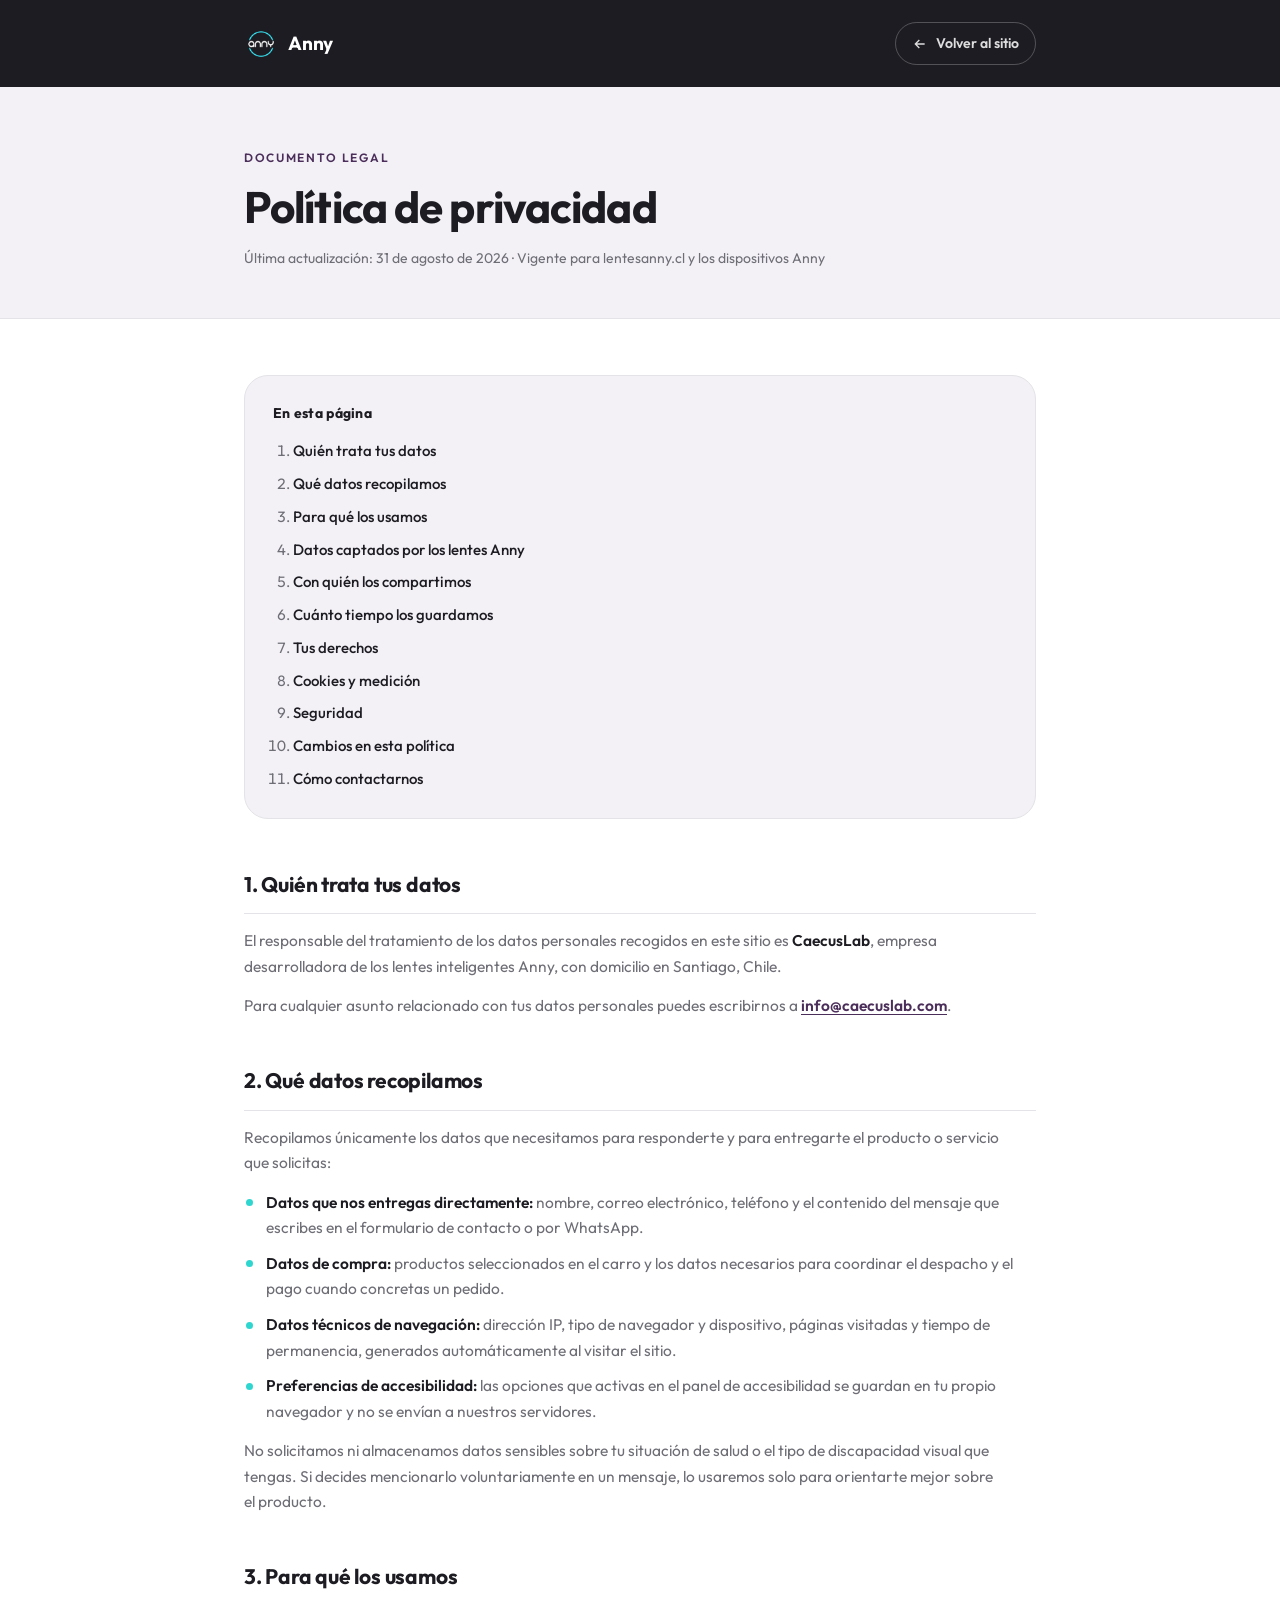
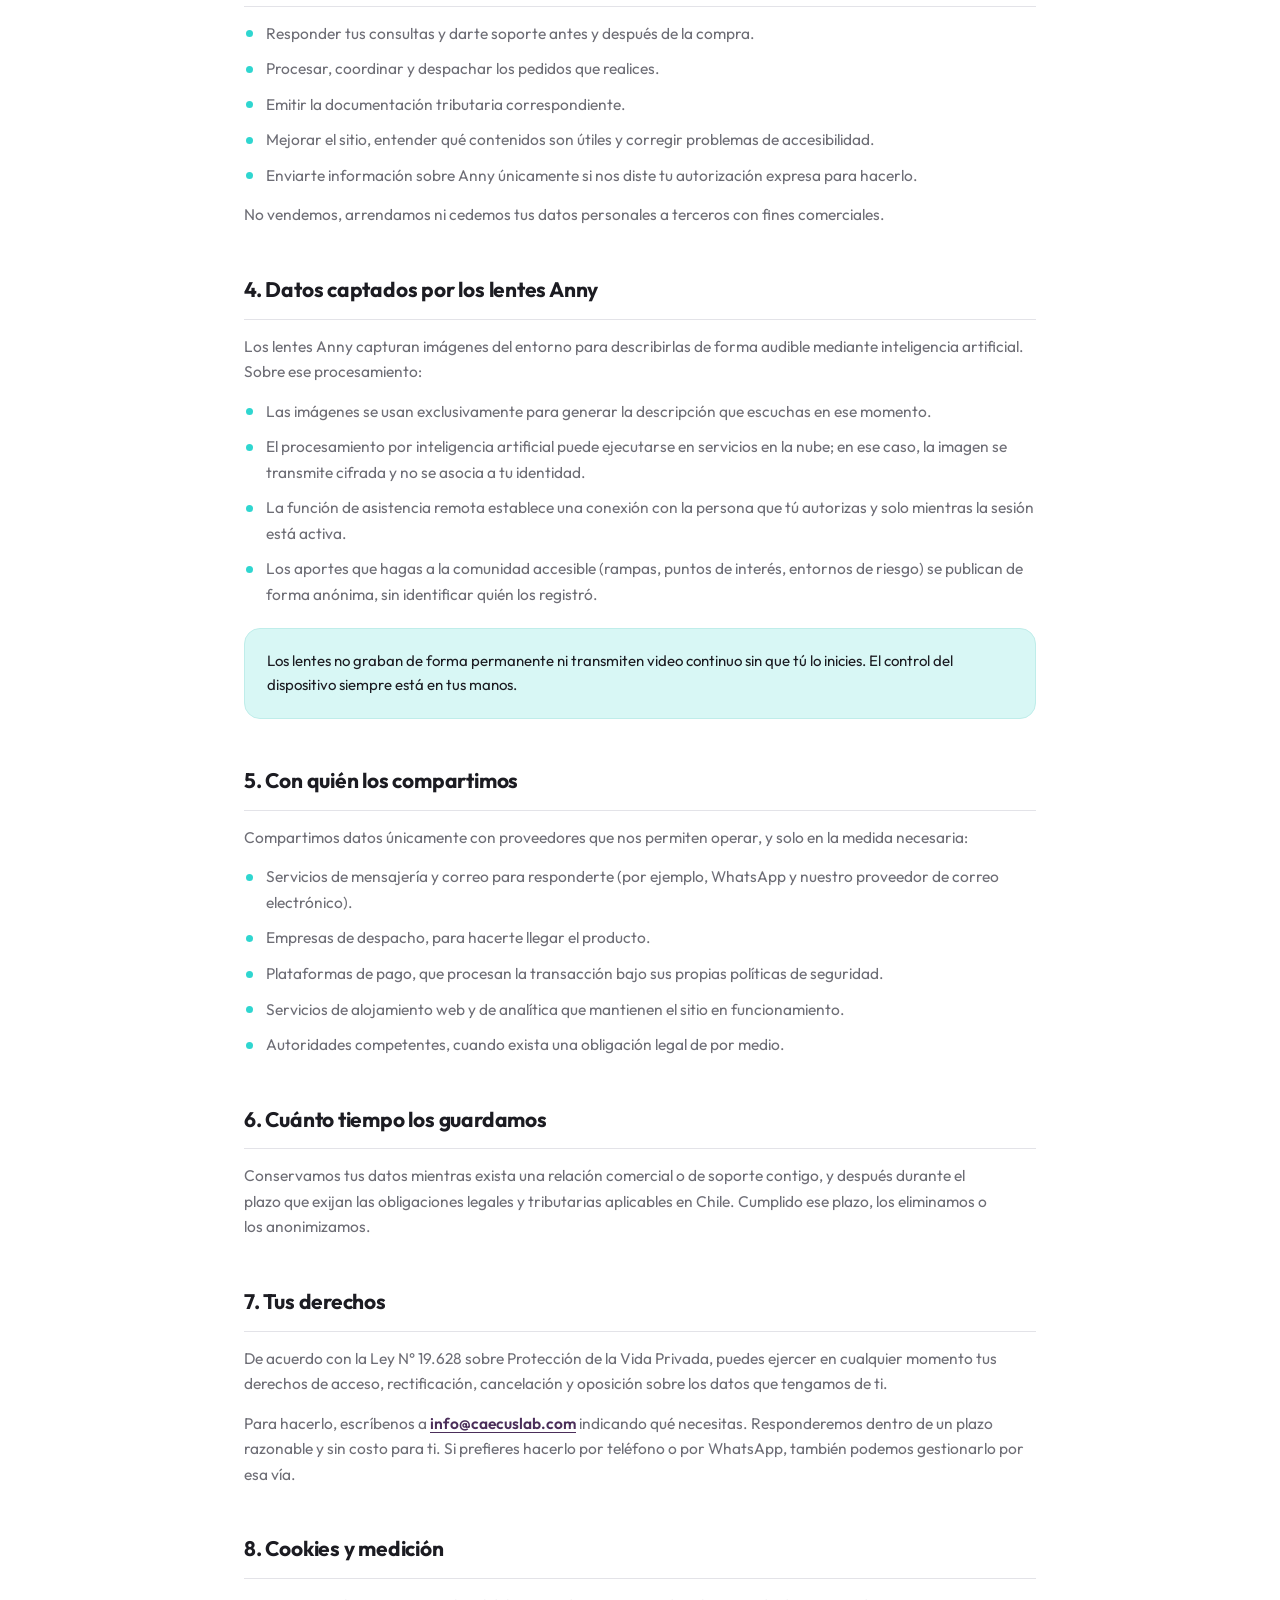
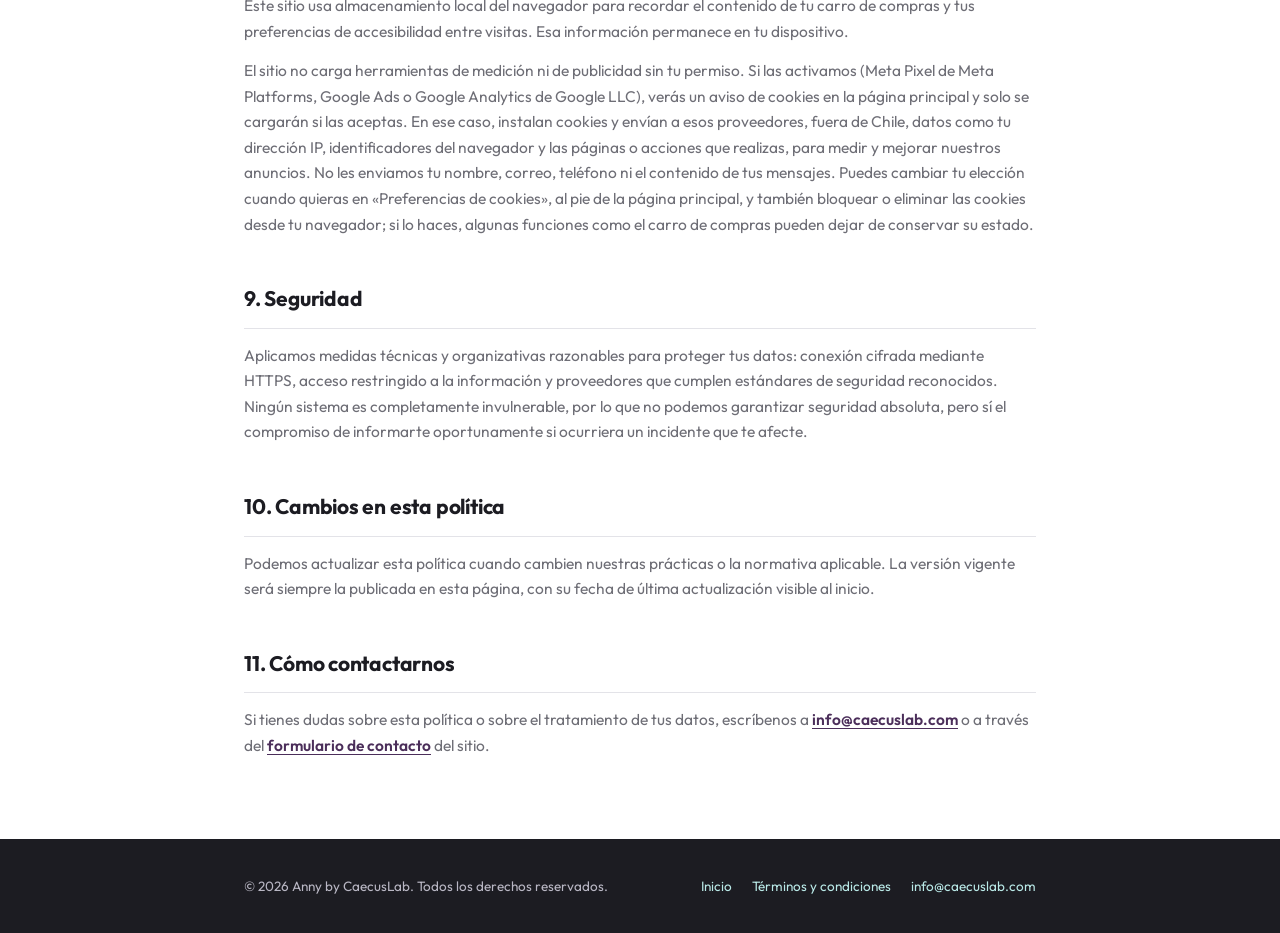
<file: privacidad.html>
<!DOCTYPE html>
<html lang="es">
<head>
<meta charset="UTF-8">
<meta name="viewport" content="width=device-width, initial-scale=1.0">
<title>Política de privacidad — Anny by CaecusLab</title>
<meta name="description" content="Cómo CaecusLab recopila, usa y protege los datos personales de quienes visitan lentesanny.cl y usan los lentes inteligentes Anny.">
<meta name="robots" content="index, follow">
<link rel="canonical" href="https://lentesanny.cl/privacidad.html">
<meta property="og:type" content="article">
<meta property="og:title" content="Política de privacidad — Anny by CaecusLab">
<meta property="og:description" content="Cómo CaecusLab recopila, usa y protege tus datos personales.">
<meta property="og:url" content="https://lentesanny.cl/privacidad.html">
<meta property="og:locale" content="es_CL">
<meta property="og:site_name" content="Anny by CaecusLab">
<meta property="og:image" content="https://lentesanny.cl/assets/img/og-anny.jpg">
<meta property="og:image:width" content="1200">
<meta property="og:image:height" content="630">
<meta property="og:image:alt" content="Lentes inteligentes Anny sobre fondo violeta, con el texto Autonomía al alcance">
<meta name="twitter:card" content="summary_large_image">
<meta name="twitter:image" content="https://lentesanny.cl/assets/img/og-anny.jpg">
<meta name="theme-color" content="#1C1C22">
<link rel="icon" type="image/png" href="assets/img/anny_logotipo.png">
<style id="local-fonts">
/* Tipografías alojadas en el sitio (Fontsource, licencia OFL) */
@font-face{font-family:"Outfit";font-style:normal;font-weight:300;font-display:swap;src:url(assets/fonts/outfit-latin-300-normal.woff2) format("woff2")}
@font-face{font-family:"Outfit";font-style:normal;font-weight:400;font-display:swap;src:url(assets/fonts/outfit-latin-400-normal.woff2) format("woff2")}
@font-face{font-family:"Outfit";font-style:normal;font-weight:500;font-display:swap;src:url(assets/fonts/outfit-latin-500-normal.woff2) format("woff2")}
@font-face{font-family:"Outfit";font-style:normal;font-weight:600;font-display:swap;src:url(assets/fonts/outfit-latin-600-normal.woff2) format("woff2")}
@font-face{font-family:"Outfit";font-style:normal;font-weight:700;font-display:swap;src:url(assets/fonts/outfit-latin-700-normal.woff2) format("woff2")}
@font-face{font-family:"Outfit";font-style:normal;font-weight:800;font-display:swap;src:url(assets/fonts/outfit-latin-800-normal.woff2) format("woff2")}
</style>
<link rel="stylesheet" href="assets/css/legal.css">
</head>
<body>

<a class="skip-link" href="#contenido">Saltar al contenido</a>

<header class="legal-header">
  <div class="container">
    <a class="legal-brand" href="index.html">
      <img src="assets/img/anny_logotipo.png" alt="Logotipo de Anny">
      Anny
    </a>
    <a class="legal-back" href="index.html">
      <svg viewBox="0 0 24 24" fill="none" stroke="currentColor" stroke-width="2" aria-hidden="true"><path d="M19 12H5M11 6l-6 6 6 6"/></svg>
      Volver al sitio
    </a>
  </div>
</header>

<div class="legal-hero">
  <div class="container">
    <span class="legal-eyebrow">Documento legal</span>
    <h1>Política de privacidad</h1>
    <p class="legal-meta">Última actualización: 31 de agosto de 2026 · Vigente para lentesanny.cl y los dispositivos Anny</p>
  </div>
</div>

<main id="contenido" class="legal-body">
  <div class="container">

    <nav class="legal-toc" aria-label="Contenidos de la política">
      <h2>En esta página</h2>
      <ol>
        <li><a href="#responsable">Quién trata tus datos</a></li>
        <li><a href="#datos">Qué datos recopilamos</a></li>
        <li><a href="#finalidad">Para qué los usamos</a></li>
        <li><a href="#dispositivo">Datos captados por los lentes Anny</a></li>
        <li><a href="#terceros">Con quién los compartimos</a></li>
        <li><a href="#conservacion">Cuánto tiempo los guardamos</a></li>
        <li><a href="#derechos">Tus derechos</a></li>
        <li><a href="#cookies">Cookies y medición</a></li>
        <li><a href="#seguridad">Seguridad</a></li>
        <li><a href="#cambios">Cambios en esta política</a></li>
        <li><a href="#contacto-legal">Cómo contactarnos</a></li>
      </ol>
    </nav>

    <section id="responsable">
      <h2>1. Quién trata tus datos</h2>
      <p>El responsable del tratamiento de los datos personales recogidos en este sitio es <strong>CaecusLab</strong>, empresa desarrolladora de los lentes inteligentes Anny, con domicilio en Santiago, Chile.</p>
      <p>Para cualquier asunto relacionado con tus datos personales puedes escribirnos a <a href="mailto:info@caecuslab.com">info@caecuslab.com</a>.</p>
    </section>

    <section id="datos">
      <h2>2. Qué datos recopilamos</h2>
      <p>Recopilamos únicamente los datos que necesitamos para responderte y para entregarte el producto o servicio que solicitas:</p>
      <ul>
        <li><strong>Datos que nos entregas directamente:</strong> nombre, correo electrónico, teléfono y el contenido del mensaje que escribes en el formulario de contacto o por WhatsApp.</li>
        <li><strong>Datos de compra:</strong> productos seleccionados en el carro y los datos necesarios para coordinar el despacho y el pago cuando concretas un pedido.</li>
        <li><strong>Datos técnicos de navegación:</strong> dirección IP, tipo de navegador y dispositivo, páginas visitadas y tiempo de permanencia, generados automáticamente al visitar el sitio.</li>
        <li><strong>Preferencias de accesibilidad:</strong> las opciones que activas en el panel de accesibilidad se guardan en tu propio navegador y no se envían a nuestros servidores.</li>
      </ul>
      <p>No solicitamos ni almacenamos datos sensibles sobre tu situación de salud o el tipo de discapacidad visual que tengas. Si decides mencionarlo voluntariamente en un mensaje, lo usaremos solo para orientarte mejor sobre el producto.</p>
    </section>

    <section id="finalidad">
      <h2>3. Para qué los usamos</h2>
      <ul>
        <li>Responder tus consultas y darte soporte antes y después de la compra.</li>
        <li>Procesar, coordinar y despachar los pedidos que realices.</li>
        <li>Emitir la documentación tributaria correspondiente.</li>
        <li>Mejorar el sitio, entender qué contenidos son útiles y corregir problemas de accesibilidad.</li>
        <li>Enviarte información sobre Anny únicamente si nos diste tu autorización expresa para hacerlo.</li>
      </ul>
      <p>No vendemos, arrendamos ni cedemos tus datos personales a terceros con fines comerciales.</p>
    </section>

    <section id="dispositivo">
      <h2>4. Datos captados por los lentes Anny</h2>
      <p>Los lentes Anny capturan imágenes del entorno para describirlas de forma audible mediante inteligencia artificial. Sobre ese procesamiento:</p>
      <ul>
        <li>Las imágenes se usan exclusivamente para generar la descripción que escuchas en ese momento.</li>
        <li>El procesamiento por inteligencia artificial puede ejecutarse en servicios en la nube; en ese caso, la imagen se transmite cifrada y no se asocia a tu identidad.</li>
        <li>La función de asistencia remota establece una conexión con la persona que tú autorizas y solo mientras la sesión está activa.</li>
        <li>Los aportes que hagas a la comunidad accesible (rampas, puntos de interés, entornos de riesgo) se publican de forma anónima, sin identificar quién los registró.</li>
      </ul>
      <div class="legal-callout">
        <p>Los lentes no graban de forma permanente ni transmiten video continuo sin que tú lo inicies. El control del dispositivo siempre está en tus manos.</p>
      </div>
    </section>

    <section id="terceros">
      <h2>5. Con quién los compartimos</h2>
      <p>Compartimos datos únicamente con proveedores que nos permiten operar, y solo en la medida necesaria:</p>
      <ul>
        <li>Servicios de mensajería y correo para responderte (por ejemplo, WhatsApp y nuestro proveedor de correo electrónico).</li>
        <li>Empresas de despacho, para hacerte llegar el producto.</li>
        <li>Plataformas de pago, que procesan la transacción bajo sus propias políticas de seguridad.</li>
        <li>Servicios de alojamiento web y de analítica que mantienen el sitio en funcionamiento.</li>
        <li>Autoridades competentes, cuando exista una obligación legal de por medio.</li>
      </ul>
    </section>

    <section id="conservacion">
      <h2>6. Cuánto tiempo los guardamos</h2>
      <p>Conservamos tus datos mientras exista una relación comercial o de soporte contigo, y después durante el plazo que exijan las obligaciones legales y tributarias aplicables en Chile. Cumplido ese plazo, los eliminamos o los anonimizamos.</p>
    </section>

    <section id="derechos">
      <h2>7. Tus derechos</h2>
      <p>De acuerdo con la Ley N° 19.628 sobre Protección de la Vida Privada, puedes ejercer en cualquier momento tus derechos de acceso, rectificación, cancelación y oposición sobre los datos que tengamos de ti.</p>
      <p>Para hacerlo, escríbenos a <a href="mailto:info@caecuslab.com">info@caecuslab.com</a> indicando qué necesitas. Responderemos dentro de un plazo razonable y sin costo para ti. Si prefieres hacerlo por teléfono o por WhatsApp, también podemos gestionarlo por esa vía.</p>
    </section>

    <section id="cookies">
      <h2>8. Cookies y medición</h2>
      <p>Este sitio usa almacenamiento local del navegador para recordar el contenido de tu carro de compras y tus preferencias de accesibilidad entre visitas. Esa información permanece en tu dispositivo.</p>
      <p>El sitio no carga herramientas de medición ni de publicidad sin tu permiso. Si las activamos (Meta Pixel de Meta Platforms, Google Ads o Google Analytics de Google LLC), verás un aviso de cookies en la página principal y solo se cargarán si las aceptas. En ese caso, instalan cookies y envían a esos proveedores, fuera de Chile, datos como tu dirección IP, identificadores del navegador y las páginas o acciones que realizas, para medir y mejorar nuestros anuncios. No les enviamos tu nombre, correo, teléfono ni el contenido de tus mensajes. Puedes cambiar tu elección cuando quieras en «Preferencias de cookies», al pie de la página principal, y también bloquear o eliminar las cookies desde tu navegador; si lo haces, algunas funciones como el carro de compras pueden dejar de conservar su estado.</p>
    </section>

    <section id="seguridad">
      <h2>9. Seguridad</h2>
      <p>Aplicamos medidas técnicas y organizativas razonables para proteger tus datos: conexión cifrada mediante HTTPS, acceso restringido a la información y proveedores que cumplen estándares de seguridad reconocidos. Ningún sistema es completamente invulnerable, por lo que no podemos garantizar seguridad absoluta, pero sí el compromiso de informarte oportunamente si ocurriera un incidente que te afecte.</p>
    </section>

    <section id="cambios">
      <h2>10. Cambios en esta política</h2>
      <p>Podemos actualizar esta política cuando cambien nuestras prácticas o la normativa aplicable. La versión vigente será siempre la publicada en esta página, con su fecha de última actualización visible al inicio.</p>
    </section>

    <section id="contacto-legal">
      <h2>11. Cómo contactarnos</h2>
      <p>Si tienes dudas sobre esta política o sobre el tratamiento de tus datos, escríbenos a <a href="mailto:info@caecuslab.com">info@caecuslab.com</a> o a través del <a href="index.html#contacto">formulario de contacto</a> del sitio.</p>
    </section>

  </div>
</main>

<footer class="legal-footer">
  <div class="container">
    <span>© 2026 Anny by CaecusLab. Todos los derechos reservados.</span>
    <nav aria-label="Enlaces legales">
      <a href="index.html">Inicio</a>
      <a href="terminos.html">Términos y condiciones</a>
      <a href="mailto:info@caecuslab.com">info@caecuslab.com</a>
    </nav>
  </div>
</footer>

</body>
</html>
</file>
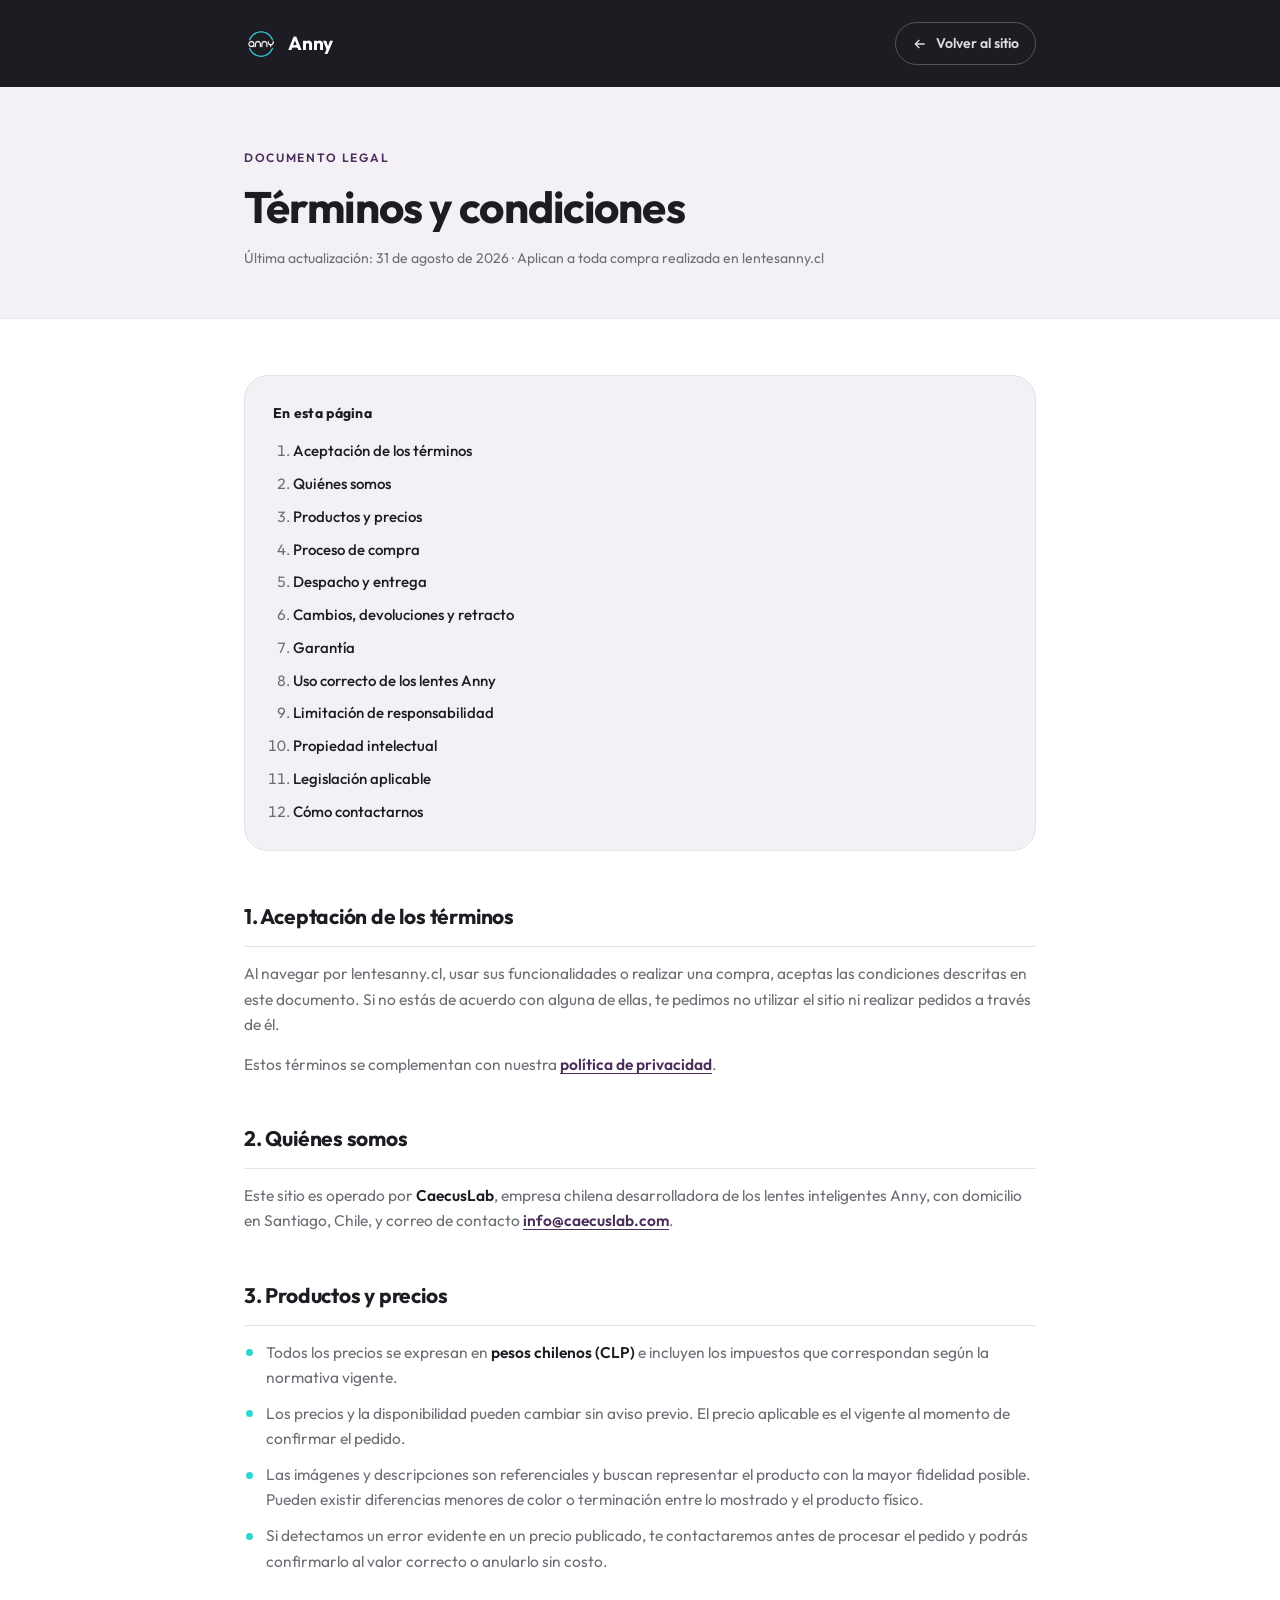
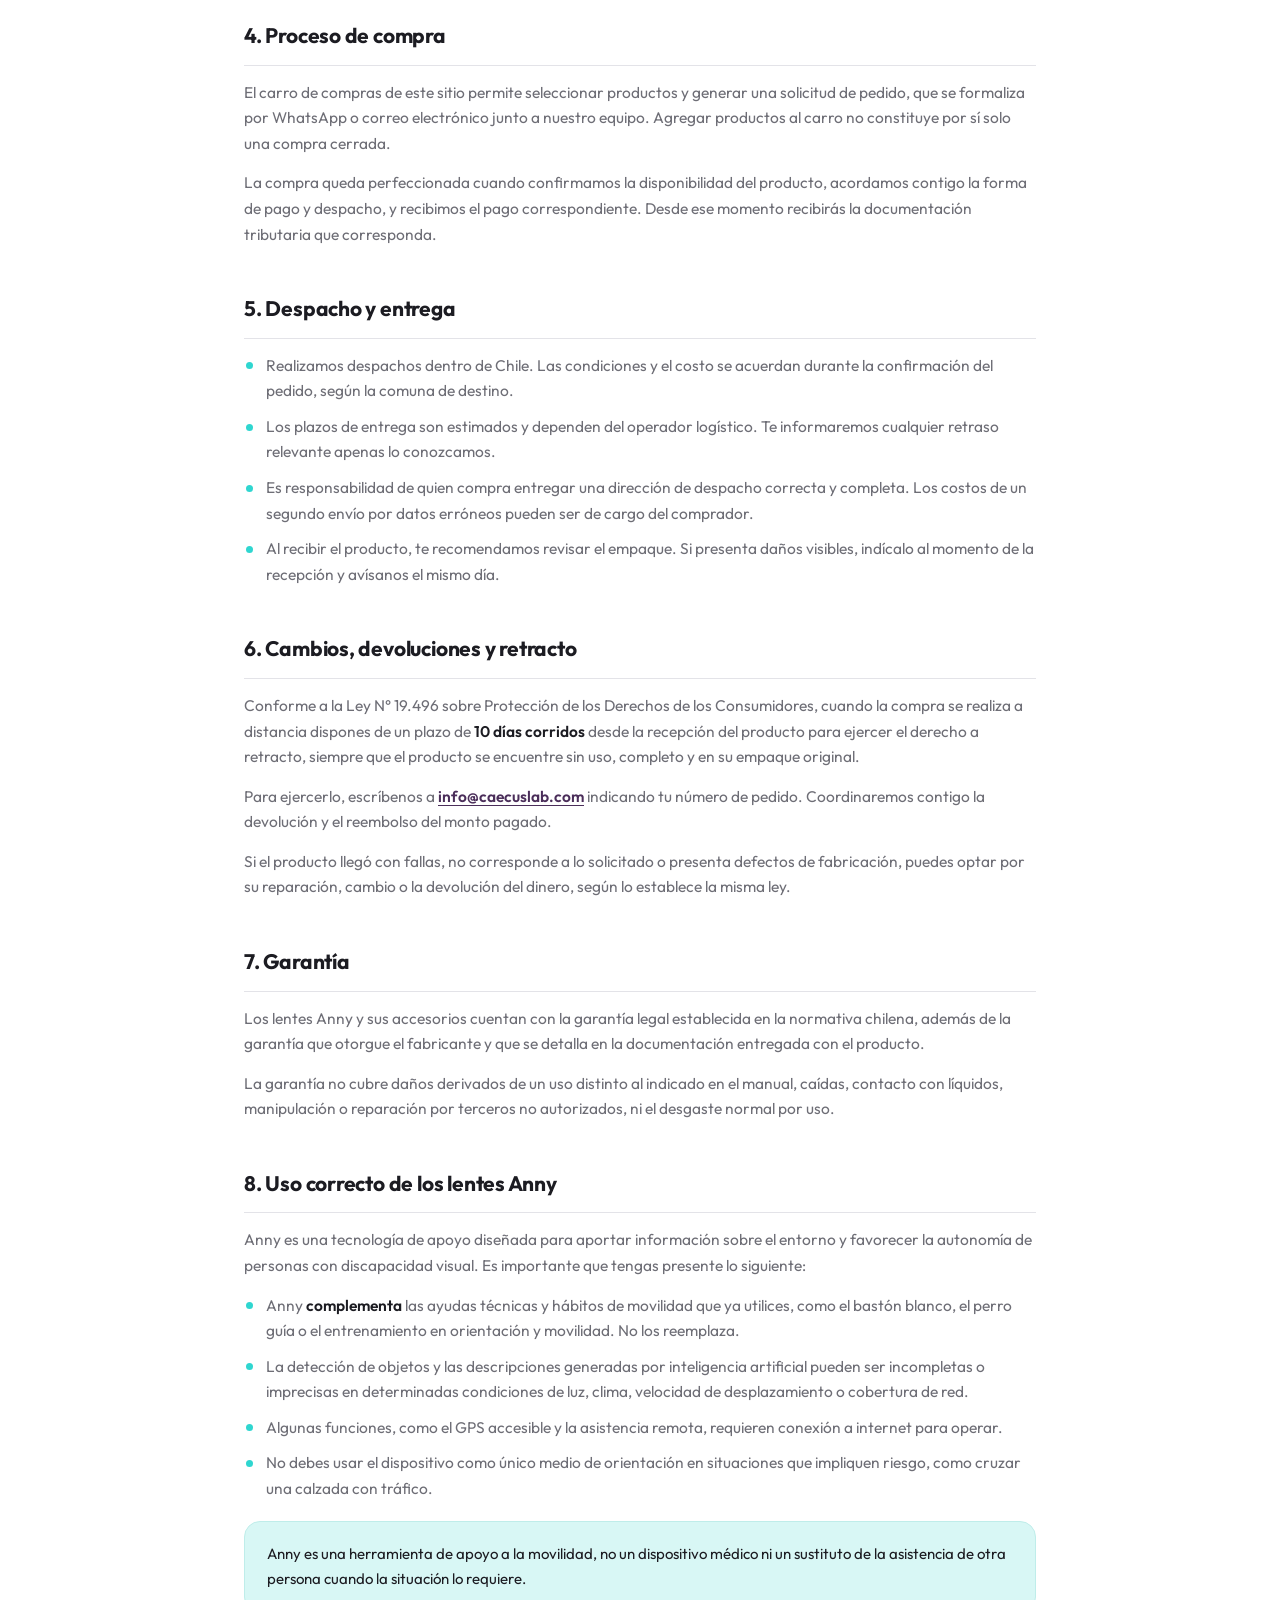
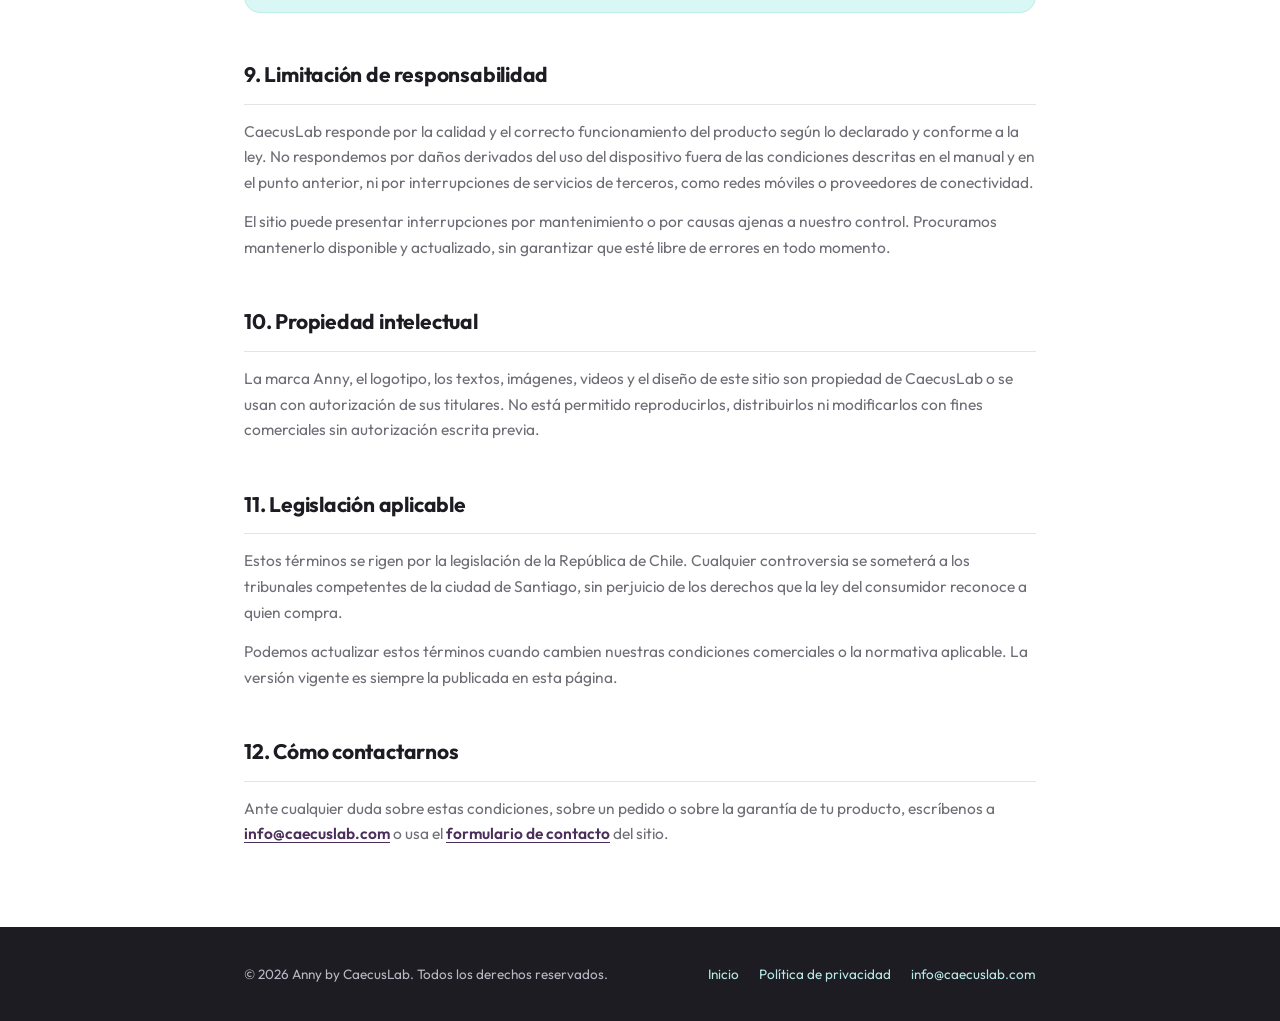
<file: terminos.html>
<!DOCTYPE html>
<html lang="es">
<head>
<meta charset="UTF-8">
<meta name="viewport" content="width=device-width, initial-scale=1.0">
<title>Términos y condiciones — Anny by CaecusLab</title>
<meta name="description" content="Condiciones de uso del sitio lentesanny.cl, de compra de los lentes inteligentes Anny, despacho, garantía y derecho a retracto.">
<meta name="robots" content="index, follow">
<link rel="canonical" href="https://lentesanny.cl/terminos.html">
<meta property="og:type" content="article">
<meta property="og:title" content="Términos y condiciones — Anny by CaecusLab">
<meta property="og:description" content="Condiciones de uso, compra, despacho y garantía de los lentes inteligentes Anny.">
<meta property="og:url" content="https://lentesanny.cl/terminos.html">
<meta property="og:locale" content="es_CL">
<meta property="og:site_name" content="Anny by CaecusLab">
<meta property="og:image" content="https://lentesanny.cl/assets/img/og-anny.jpg">
<meta property="og:image:width" content="1200">
<meta property="og:image:height" content="630">
<meta property="og:image:alt" content="Lentes inteligentes Anny sobre fondo violeta, con el texto Autonomía al alcance">
<meta name="twitter:card" content="summary_large_image">
<meta name="twitter:image" content="https://lentesanny.cl/assets/img/og-anny.jpg">
<meta name="theme-color" content="#1C1C22">
<link rel="icon" type="image/png" href="assets/img/anny_logotipo.png">
<style id="local-fonts">
/* Tipografías alojadas en el sitio (Fontsource, licencia OFL) */
@font-face{font-family:"Outfit";font-style:normal;font-weight:300;font-display:swap;src:url(assets/fonts/outfit-latin-300-normal.woff2) format("woff2")}
@font-face{font-family:"Outfit";font-style:normal;font-weight:400;font-display:swap;src:url(assets/fonts/outfit-latin-400-normal.woff2) format("woff2")}
@font-face{font-family:"Outfit";font-style:normal;font-weight:500;font-display:swap;src:url(assets/fonts/outfit-latin-500-normal.woff2) format("woff2")}
@font-face{font-family:"Outfit";font-style:normal;font-weight:600;font-display:swap;src:url(assets/fonts/outfit-latin-600-normal.woff2) format("woff2")}
@font-face{font-family:"Outfit";font-style:normal;font-weight:700;font-display:swap;src:url(assets/fonts/outfit-latin-700-normal.woff2) format("woff2")}
@font-face{font-family:"Outfit";font-style:normal;font-weight:800;font-display:swap;src:url(assets/fonts/outfit-latin-800-normal.woff2) format("woff2")}
</style>
<link rel="stylesheet" href="assets/css/legal.css">
</head>
<body>

<a class="skip-link" href="#contenido">Saltar al contenido</a>

<header class="legal-header">
  <div class="container">
    <a class="legal-brand" href="index.html">
      <img src="assets/img/anny_logotipo.png" alt="Logotipo de Anny">
      Anny
    </a>
    <a class="legal-back" href="index.html">
      <svg viewBox="0 0 24 24" fill="none" stroke="currentColor" stroke-width="2" aria-hidden="true"><path d="M19 12H5M11 6l-6 6 6 6"/></svg>
      Volver al sitio
    </a>
  </div>
</header>

<div class="legal-hero">
  <div class="container">
    <span class="legal-eyebrow">Documento legal</span>
    <h1>Términos y condiciones</h1>
    <p class="legal-meta">Última actualización: 31 de agosto de 2026 · Aplican a toda compra realizada en lentesanny.cl</p>
  </div>
</div>

<main id="contenido" class="legal-body">
  <div class="container">

    <nav class="legal-toc" aria-label="Contenidos de los términos">
      <h2>En esta página</h2>
      <ol>
        <li><a href="#aceptacion">Aceptación de los términos</a></li>
        <li><a href="#quienes">Quiénes somos</a></li>
        <li><a href="#productos">Productos y precios</a></li>
        <li><a href="#compra">Proceso de compra</a></li>
        <li><a href="#despacho">Despacho y entrega</a></li>
        <li><a href="#retracto">Cambios, devoluciones y retracto</a></li>
        <li><a href="#garantia">Garantía</a></li>
        <li><a href="#uso">Uso correcto de los lentes Anny</a></li>
        <li><a href="#responsabilidad">Limitación de responsabilidad</a></li>
        <li><a href="#propiedad">Propiedad intelectual</a></li>
        <li><a href="#legislacion">Legislación aplicable</a></li>
        <li><a href="#contacto-legal">Cómo contactarnos</a></li>
      </ol>
    </nav>

    <section id="aceptacion">
      <h2>1. Aceptación de los términos</h2>
      <p>Al navegar por lentesanny.cl, usar sus funcionalidades o realizar una compra, aceptas las condiciones descritas en este documento. Si no estás de acuerdo con alguna de ellas, te pedimos no utilizar el sitio ni realizar pedidos a través de él.</p>
      <p>Estos términos se complementan con nuestra <a href="privacidad.html">política de privacidad</a>.</p>
    </section>

    <section id="quienes">
      <h2>2. Quiénes somos</h2>
      <p>Este sitio es operado por <strong>CaecusLab</strong>, empresa chilena desarrolladora de los lentes inteligentes Anny, con domicilio en Santiago, Chile, y correo de contacto <a href="mailto:info@caecuslab.com">info@caecuslab.com</a>.</p>
    </section>

    <section id="productos">
      <h2>3. Productos y precios</h2>
      <ul>
        <li>Todos los precios se expresan en <strong>pesos chilenos (CLP)</strong> e incluyen los impuestos que correspondan según la normativa vigente.</li>
        <li>Los precios y la disponibilidad pueden cambiar sin aviso previo. El precio aplicable es el vigente al momento de confirmar el pedido.</li>
        <li>Las imágenes y descripciones son referenciales y buscan representar el producto con la mayor fidelidad posible. Pueden existir diferencias menores de color o terminación entre lo mostrado y el producto físico.</li>
        <li>Si detectamos un error evidente en un precio publicado, te contactaremos antes de procesar el pedido y podrás confirmarlo al valor correcto o anularlo sin costo.</li>
      </ul>
    </section>

    <section id="compra">
      <h2>4. Proceso de compra</h2>
      <p>El carro de compras de este sitio permite seleccionar productos y generar una solicitud de pedido, que se formaliza por WhatsApp o correo electrónico junto a nuestro equipo. Agregar productos al carro no constituye por sí solo una compra cerrada.</p>
      <p>La compra queda perfeccionada cuando confirmamos la disponibilidad del producto, acordamos contigo la forma de pago y despacho, y recibimos el pago correspondiente. Desde ese momento recibirás la documentación tributaria que corresponda.</p>
    </section>

    <section id="despacho">
      <h2>5. Despacho y entrega</h2>
      <ul>
        <li>Realizamos despachos dentro de Chile. Las condiciones y el costo se acuerdan durante la confirmación del pedido, según la comuna de destino.</li>
        <li>Los plazos de entrega son estimados y dependen del operador logístico. Te informaremos cualquier retraso relevante apenas lo conozcamos.</li>
        <li>Es responsabilidad de quien compra entregar una dirección de despacho correcta y completa. Los costos de un segundo envío por datos erróneos pueden ser de cargo del comprador.</li>
        <li>Al recibir el producto, te recomendamos revisar el empaque. Si presenta daños visibles, indícalo al momento de la recepción y avísanos el mismo día.</li>
      </ul>
    </section>

    <section id="retracto">
      <h2>6. Cambios, devoluciones y retracto</h2>
      <p>Conforme a la Ley N° 19.496 sobre Protección de los Derechos de los Consumidores, cuando la compra se realiza a distancia dispones de un plazo de <strong>10 días corridos</strong> desde la recepción del producto para ejercer el derecho a retracto, siempre que el producto se encuentre sin uso, completo y en su empaque original.</p>
      <p>Para ejercerlo, escríbenos a <a href="mailto:info@caecuslab.com">info@caecuslab.com</a> indicando tu número de pedido. Coordinaremos contigo la devolución y el reembolso del monto pagado.</p>
      <p>Si el producto llegó con fallas, no corresponde a lo solicitado o presenta defectos de fabricación, puedes optar por su reparación, cambio o la devolución del dinero, según lo establece la misma ley.</p>
    </section>

    <section id="garantia">
      <h2>7. Garantía</h2>
      <p>Los lentes Anny y sus accesorios cuentan con la garantía legal establecida en la normativa chilena, además de la garantía que otorgue el fabricante y que se detalla en la documentación entregada con el producto.</p>
      <p>La garantía no cubre daños derivados de un uso distinto al indicado en el manual, caídas, contacto con líquidos, manipulación o reparación por terceros no autorizados, ni el desgaste normal por uso.</p>
    </section>

    <section id="uso">
      <h2>8. Uso correcto de los lentes Anny</h2>
      <p>Anny es una tecnología de apoyo diseñada para aportar información sobre el entorno y favorecer la autonomía de personas con discapacidad visual. Es importante que tengas presente lo siguiente:</p>
      <ul>
        <li>Anny <strong>complementa</strong> las ayudas técnicas y hábitos de movilidad que ya utilices, como el bastón blanco, el perro guía o el entrenamiento en orientación y movilidad. No los reemplaza.</li>
        <li>La detección de objetos y las descripciones generadas por inteligencia artificial pueden ser incompletas o imprecisas en determinadas condiciones de luz, clima, velocidad de desplazamiento o cobertura de red.</li>
        <li>Algunas funciones, como el GPS accesible y la asistencia remota, requieren conexión a internet para operar.</li>
        <li>No debes usar el dispositivo como único medio de orientación en situaciones que impliquen riesgo, como cruzar una calzada con tráfico.</li>
      </ul>
      <div class="legal-callout">
        <p>Anny es una herramienta de apoyo a la movilidad, no un dispositivo médico ni un sustituto de la asistencia de otra persona cuando la situación lo requiere.</p>
      </div>
    </section>

    <section id="responsabilidad">
      <h2>9. Limitación de responsabilidad</h2>
      <p>CaecusLab responde por la calidad y el correcto funcionamiento del producto según lo declarado y conforme a la ley. No respondemos por daños derivados del uso del dispositivo fuera de las condiciones descritas en el manual y en el punto anterior, ni por interrupciones de servicios de terceros, como redes móviles o proveedores de conectividad.</p>
      <p>El sitio puede presentar interrupciones por mantenimiento o por causas ajenas a nuestro control. Procuramos mantenerlo disponible y actualizado, sin garantizar que esté libre de errores en todo momento.</p>
    </section>

    <section id="propiedad">
      <h2>10. Propiedad intelectual</h2>
      <p>La marca Anny, el logotipo, los textos, imágenes, videos y el diseño de este sitio son propiedad de CaecusLab o se usan con autorización de sus titulares. No está permitido reproducirlos, distribuirlos ni modificarlos con fines comerciales sin autorización escrita previa.</p>
    </section>

    <section id="legislacion">
      <h2>11. Legislación aplicable</h2>
      <p>Estos términos se rigen por la legislación de la República de Chile. Cualquier controversia se someterá a los tribunales competentes de la ciudad de Santiago, sin perjuicio de los derechos que la ley del consumidor reconoce a quien compra.</p>
      <p>Podemos actualizar estos términos cuando cambien nuestras condiciones comerciales o la normativa aplicable. La versión vigente es siempre la publicada en esta página.</p>
    </section>

    <section id="contacto-legal">
      <h2>12. Cómo contactarnos</h2>
      <p>Ante cualquier duda sobre estas condiciones, sobre un pedido o sobre la garantía de tu producto, escríbenos a <a href="mailto:info@caecuslab.com">info@caecuslab.com</a> o usa el <a href="index.html#contacto">formulario de contacto</a> del sitio.</p>
    </section>

  </div>
</main>

<footer class="legal-footer">
  <div class="container">
    <span>© 2026 Anny by CaecusLab. Todos los derechos reservados.</span>
    <nav aria-label="Enlaces legales">
      <a href="index.html">Inicio</a>
      <a href="privacidad.html">Política de privacidad</a>
      <a href="mailto:info@caecuslab.com">info@caecuslab.com</a>
    </nav>
  </div>
</footer>

</body>
</html>
</file>
<file: assets/css/legal.css>
/* ==========================================================================
   ESTILOS COMPARTIDOS — PÁGINAS LEGALES (privacidad, términos)
   Reutiliza los tokens de marca de index.html
   ========================================================================== */
:root{
  --purple:#4B2E5A;
  --purple-light:#EFEAF4;
  --turquoise:#2FD6D0;
  --turquoise-light:#D8F7F5;
  --white:#FFFFFF;
  --gray-light:#F4F5F7;
  --surface-alt:#F3F1F6;
  --gray-mid:#6E6E76;
  --dark:#1C1C22;
  --border:#E3E3E8;

  --font-body:'Outfit','Segoe UI',system-ui,sans-serif;
  --radius-s:10px;
  --radius-m:16px;
  --radius-l:24px;
  --radius-pill:999px;
  --shadow-s: 0 1px 2px rgba(43,26,54,.04), 0 3px 10px rgba(43,26,54,.05);
  --shadow-m: 0 2px 6px rgba(43,26,54,.05), 0 16px 40px rgba(43,26,54,.10);
  --ease: cubic-bezier(.16,1,.3,1);
}

*,*::before,*::after{ box-sizing:border-box; }
html{ scroll-behavior:smooth; -webkit-text-size-adjust:100%; }
/* Móvil: sin desplazamiento horizontal de la página (red de seguridad) */
html,body{ overflow-x:hidden; overscroll-behavior-x:none; }
html{ touch-action:pan-y pinch-zoom; }
body{ position:relative; width:100%; }
@media (prefers-reduced-motion: reduce){
  html{ scroll-behavior:auto; }
  *,*::before,*::after{ transition-duration:.001ms !important; animation-duration:.001ms !important; }
}
body{
  margin:0; font-family:var(--font-body); color:var(--dark); background:var(--white);
  line-height:1.65; font-size:16px; -webkit-font-smoothing:antialiased;
}
img{ max-width:100%; display:block; }
a{ color:inherit; }
h1,h2,h3,p{ margin:0; text-wrap:pretty; }
h1,h2,h3{ text-wrap:balance; }
:focus-visible{ outline:2px solid var(--turquoise); outline-offset:3px; border-radius:4px; }

.container{ width:100%; max-width:840px; margin:0 auto; padding:0 24px; }

.sr-only{
  position:absolute; width:1px; height:1px; padding:0; margin:-1px;
  overflow:hidden; clip:rect(0,0,0,0); white-space:nowrap; border:0;
}
.skip-link{
  position:absolute; left:16px; top:-60px; background:var(--dark); color:#fff;
  padding:12px 20px; border-radius:var(--radius-s); z-index:100; text-decoration:none;
  transition:top .2s var(--ease);
}
.skip-link:focus{ top:16px; }

/* Cabecera */
.legal-header{ background:var(--dark); color:#F4F5F7; padding:22px 0; }
.legal-header .container{ display:flex; align-items:center; justify-content:space-between; gap:20px; }
.legal-brand{
  display:flex; align-items:center; gap:10px; font-weight:700; font-size:19px;
  letter-spacing:-.01em; color:#fff; text-decoration:none;
}
.legal-brand img{ width:34px; height:34px; flex:none; object-fit:contain; }
.legal-back{
  display:inline-flex; align-items:center; gap:8px; font-size:14px; font-weight:600;
  color:rgba(255,255,255,.85); text-decoration:none; padding:9px 16px;
  border:1px solid rgba(255,255,255,.24); border-radius:var(--radius-pill);
  transition:background .2s var(--ease), border-color .2s var(--ease), color .2s var(--ease);
}
.legal-back:hover{ background:var(--turquoise); border-color:var(--turquoise); color:var(--dark); }
.legal-back svg{ width:16px; height:16px; }

/* Portada del documento */
.legal-hero{ background:var(--surface-alt); padding:56px 0 48px; border-bottom:1px solid var(--border); }
.legal-eyebrow{
  display:inline-block; font-size:12px; font-weight:600; letter-spacing:.14em;
  text-transform:uppercase; color:var(--purple); margin-bottom:14px;
}
.legal-hero h1{ font-size:clamp(30px,5vw,44px); font-weight:700; letter-spacing:-.02em; line-height:1.12; }
.legal-meta{ margin-top:16px; font-size:14px; color:var(--gray-mid); }

/* Cuerpo */
.legal-body{ padding:56px 0 80px; }
.legal-body section + section{ margin-top:44px; }
.legal-body h2{
  font-size:21px; font-weight:700; letter-spacing:-.01em; padding-bottom:12px;
  border-bottom:1px solid var(--border);
}
.legal-body h3{ font-size:16.5px; font-weight:600; margin-top:24px; }
.legal-body p{ margin-top:14px; color:var(--gray-mid); font-size:15.5px; }
.legal-body strong{ color:var(--dark); font-weight:600; }
.legal-body ul{ margin:14px 0 0; padding:0; list-style:none; }
.legal-body ul li{
  position:relative; padding-left:22px; margin-top:10px; color:var(--gray-mid); font-size:15.5px;
}
.legal-body ul li::before{
  content:""; position:absolute; left:2px; top:.62em; width:7px; height:7px;
  border-radius:50%; background:var(--turquoise);
}
.legal-body a{ color:var(--purple); font-weight:600; text-decoration:underline; text-underline-offset:3px; }
.legal-body a:hover{ color:var(--turquoise); }

.legal-toc{
  background:var(--surface-alt); border:1px solid var(--border); border-radius:var(--radius-l);
  padding:26px 28px; margin-bottom:48px;
}
.legal-toc h2{ font-size:14px; font-weight:700; border:0; padding:0; letter-spacing:.02em; }
.legal-toc ol{ margin:14px 0 0; padding-left:20px; color:var(--gray-mid); font-size:15px; }
.legal-toc li{ margin-top:8px; }
.legal-toc a{ color:var(--dark); text-decoration:none; font-weight:500; }
.legal-toc a:hover{ color:var(--purple); text-decoration:underline; text-underline-offset:3px; }

.legal-callout{
  margin-top:20px; padding:20px 22px; border-radius:var(--radius-m);
  background:var(--turquoise-light); border:1px solid #BFEDEA;
}
.legal-callout p{ color:var(--dark); margin-top:0; font-size:15px; }

/* Pie */
.legal-footer{ background:var(--dark); color:#B9B7C4; padding:36px 0; font-size:13.5px; }
.legal-footer .container{
  display:flex; align-items:center; justify-content:space-between; gap:14px; flex-wrap:wrap;
}
.legal-footer a{ color:#B9E9E7; text-decoration:none; transition:color .2s var(--ease); }
.legal-footer a:hover{ color:var(--turquoise); }
.legal-footer nav{ display:flex; gap:20px; flex-wrap:wrap; }

@media (max-width:560px){
  .legal-header .container{ flex-direction:column; align-items:flex-start; }
  .legal-body{ padding:40px 0 60px; }
}
</file>
